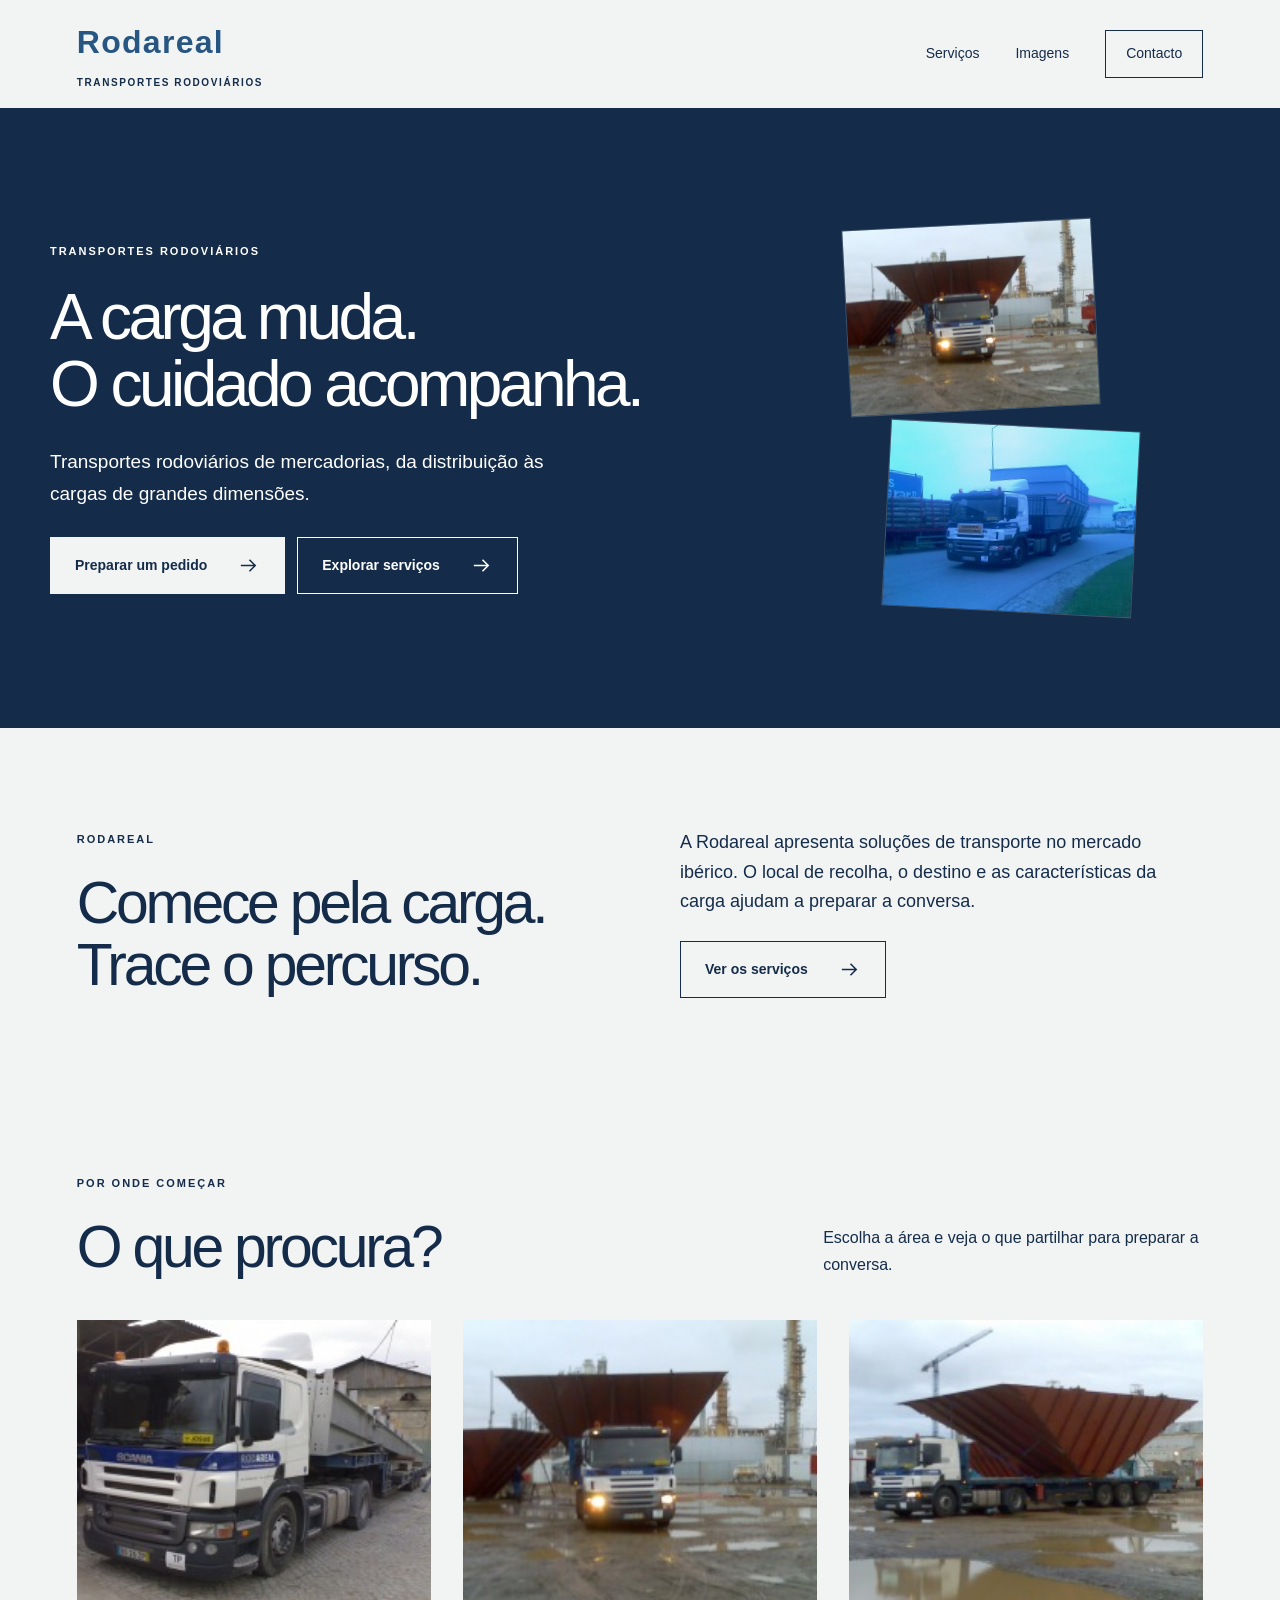
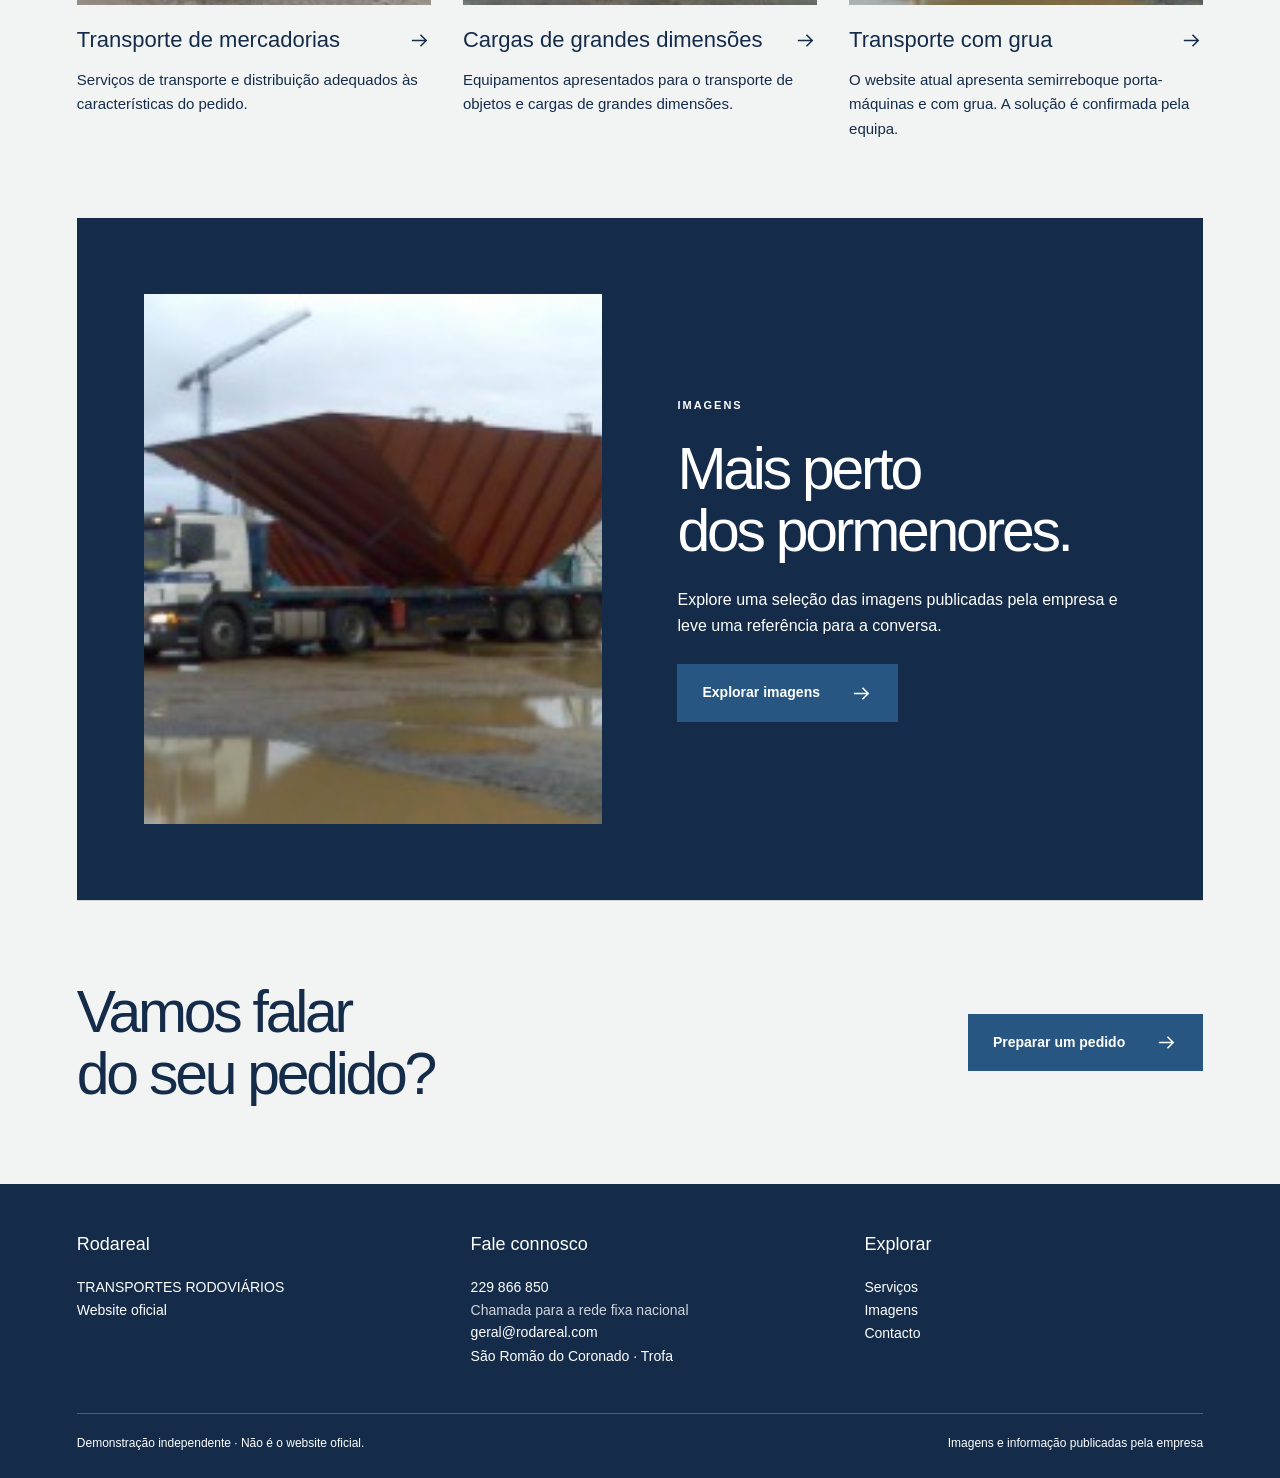
<file: index.html>
<!doctype html><html lang="pt-PT"><head><meta charset="utf-8"><meta name="viewport" content="width=device-width,initial-scale=1"><meta name="robots" content="noindex,nofollow,noarchive"><meta name="description" content="Transportes rodoviários de mercadorias, da distribuição às cargas de grandes dimensões."><title>Início · Rodareal</title><link rel="stylesheet" href="style.css"><script defer src="app.js"></script></head><body class="rodareal" style="--accent:#275682;--dark:#142c49;--paper:#f2f4f4;--display:Arial,sans-serif"><a class="skip" href="#conteudo">Saltar para o conteúdo</a><header class="header wrap"><a class="logo wordmark" href="index.html" aria-label="Rodareal — início">Rodareal<small>TRANSPORTES RODOVIÁRIOS</small></a><button class="menu" aria-expanded="false" aria-controls="nav">Menu</button><nav id="nav" class="nav" aria-label="Navegação principal"><a href="servicos.html">Serviços</a><a href="trabalhos.html">Imagens</a><a href="contactos.html">Contacto</a></nav></header><main id="conteudo"><section class="hero"><div class="wrap"><div class="eyebrow">TRANSPORTES RODOVIÁRIOS</div><h1>A carga muda.<br>O cuidado acompanha.</h1><p>Transportes rodoviários de mercadorias, da distribuição às cargas de grandes dimensões.</p><div class="actions"><a class="button" href="contactos.html">Preparar um pedido<svg viewBox="0 0 24 24" aria-hidden="true"><path d="M4 12h15m-6-6 6 6-6 6"/></svg></a><a class="button outline" href="servicos.html">Explorar serviços<svg viewBox="0 0 24 24" aria-hidden="true"><path d="M4 12h15m-6-6 6 6-6 6"/></svg></a></div></div><div class="photo-set"><img src="assets/hero.jpg" alt="Transporte de grande dimensão — imagem publicada na galeria"><img src="assets/work3.jpg" alt="Viatura — imagem publicada na galeria"></div></section><div class="wrap"><section class="intro"><div><div class="eyebrow">Rodareal</div><h2>Comece pela carga.<br>Trace o percurso.</h2></div><div><p>A Rodareal apresenta soluções de transporte no mercado ibérico. O local de recolha, o destino e as características da carga ajudam a preparar a conversa.</p><a class="button outline" href="servicos.html">Ver os serviços<svg viewBox="0 0 24 24" aria-hidden="true"><path d="M4 12h15m-6-6 6 6-6 6"/></svg></a></div></section><section class="section"><div class="heading"><div><div class="eyebrow">Por onde começar</div><h2>O que procura?</h2></div><p>Escolha a área e veja o que partilhar para preparar a conversa.</p></div><div class="grid"><a class="card" href="servicos.html#s0"><img src="assets/brand.jpg" alt="Transporte de mercadorias — imagem de apresentação" loading="lazy"><div class="title"><h3>Transporte de mercadorias</h3><svg viewBox="0 0 24 24" aria-hidden="true"><path d="M4 12h15m-6-6 6 6-6 6"/></svg></div><p>Serviços de transporte e distribuição adequados às características do pedido.</p></a><a class="card" href="servicos.html#s1"><img src="assets/hero.jpg" alt="Cargas de grandes dimensões — imagem de apresentação" loading="lazy"><div class="title"><h3>Cargas de grandes dimensões</h3><svg viewBox="0 0 24 24" aria-hidden="true"><path d="M4 12h15m-6-6 6 6-6 6"/></svg></div><p>Equipamentos apresentados para o transporte de objetos e cargas de grandes dimensões.</p></a><a class="card" href="servicos.html#s2"><img src="assets/work1.jpg" alt="Transporte com grua — imagem de apresentação" loading="lazy"><div class="title"><h3>Transporte com grua</h3><svg viewBox="0 0 24 24" aria-hidden="true"><path d="M4 12h15m-6-6 6 6-6 6"/></svg></div><p>O website atual apresenta semirreboque porta-máquinas e com grua. A solução é confirmada pela equipa.</p></a></div></section><section class="section dark"><div class="wrap split"><img src="assets/work1.jpg" alt="Imagem publicada no website da empresa" loading="lazy"><div><div class="eyebrow">Imagens</div><h2>Mais perto<br>dos pormenores.</h2><p>Explore uma seleção das imagens publicadas pela empresa e leve uma referência para a conversa.</p><a class="button" href="trabalhos.html">Explorar imagens<svg viewBox="0 0 24 24" aria-hidden="true"><path d="M4 12h15m-6-6 6 6-6 6"/></svg></a></div></div></section></div><div class="wrap"><section class="cta"><h2>Vamos falar<br>do seu pedido?</h2><a class="button" href="contactos.html">Preparar um pedido<svg viewBox="0 0 24 24" aria-hidden="true"><path d="M4 12h15m-6-6 6 6-6 6"/></svg></a></section></div></main><footer class="footer"><div class="wrap"><div class="footer-grid"><div><h3>Rodareal</h3><p>TRANSPORTES RODOVIÁRIOS</p><a href="https://rodareal.weebly.com/" target="_blank" rel="noopener">Website oficial</a></div><div><h3>Fale connosco</h3><a href="tel:+351229866850">229 866 850</a><p class="small">Chamada para a rede fixa nacional</p><a href="mailto:geral@rodareal.com">geral@rodareal.com</a><p>São Romão do Coronado · Trofa</p></div><div><h3>Explorar</h3><a href="servicos.html">Serviços</a><a href="trabalhos.html">Imagens</a><a href="contactos.html">Contacto</a></div></div><div class="bottom"><span>Demonstração independente · Não é o website oficial.</span><a href="https://rodareal.weebly.com/" target="_blank" rel="noopener">Imagens e informação publicadas pela empresa</a></div></div></footer></body></html>
</file>
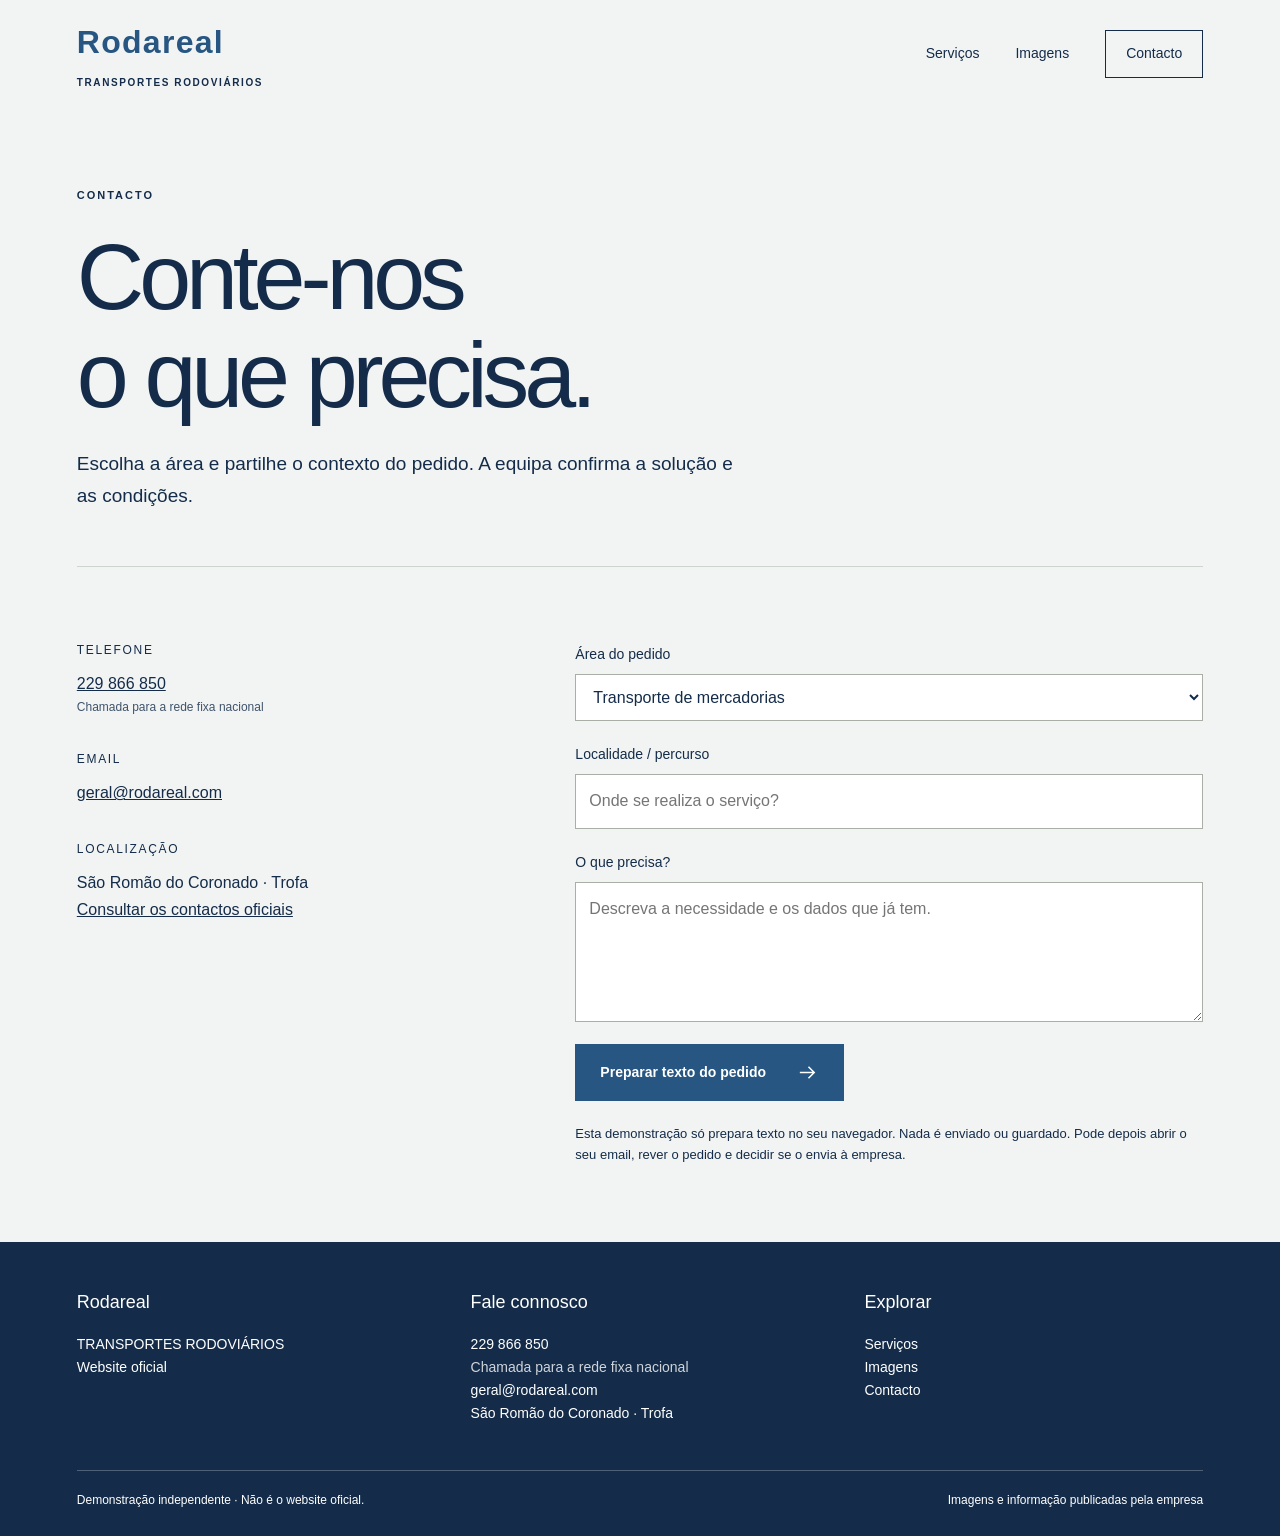
<file: contactos.html>
<!doctype html><html lang="pt-PT"><head><meta charset="utf-8"><meta name="viewport" content="width=device-width,initial-scale=1"><meta name="robots" content="noindex,nofollow,noarchive"><meta name="description" content="Transportes rodoviários de mercadorias, da distribuição às cargas de grandes dimensões."><title>Contacto · Rodareal</title><link rel="stylesheet" href="style.css"><script defer src="app.js"></script></head><body class="rodareal" style="--accent:#275682;--dark:#142c49;--paper:#f2f4f4;--display:Arial,sans-serif"><a class="skip" href="#conteudo">Saltar para o conteúdo</a><header class="header wrap"><a class="logo wordmark" href="index.html" aria-label="Rodareal — início">Rodareal<small>TRANSPORTES RODOVIÁRIOS</small></a><button class="menu" aria-expanded="false" aria-controls="nav">Menu</button><nav id="nav" class="nav" aria-label="Navegação principal"><a href="servicos.html">Serviços</a><a href="trabalhos.html">Imagens</a><a href="contactos.html" aria-current="page">Contacto</a></nav></header><main id="conteudo"><div class="wrap"><section class="page-top"><div class="eyebrow">Contacto</div><h1>Conte-nos<br>o que precisa.</h1><p>Escolha a área e partilhe o contexto do pedido. A equipa confirma a solução e as condições.</p></section><section class="section contact-layout"><div><div class="detail"><h3>Telefone</h3><a href="tel:+351229866850">229 866 850</a><p class="small">Chamada para a rede fixa nacional</p></div><div class="detail"><h3>Email</h3><a href="mailto:geral@rodareal.com">geral@rodareal.com</a></div><div class="detail"><h3>Localização</h3><p>São Romão do Coronado · Trofa</p><a href="https://rodareal.weebly.com/" target="_blank" rel="noopener">Consultar os contactos oficiais</a></div></div><div><form id="request-form" data-email="geral@rodareal.com"><div class="field"><label for="service">Área do pedido</label><select id="service" name="Serviço"><option>Transporte de mercadorias</option><option>Cargas de grandes dimensões</option><option>Transporte com grua</option></select></div><div class="field"><label for="local">Localidade / percurso</label><input id="local" name="Localidade" required placeholder="Onde se realiza o serviço?"></div><div class="field"><label for="message">O que precisa?</label><textarea id="message" name="Descrição" required placeholder="Descreva a necessidade e os dados que já tem."></textarea></div><button class="button" type="submit">Preparar texto do pedido<svg viewBox="0 0 24 24" aria-hidden="true"><path d="M4 12h15m-6-6 6 6-6 6"/></svg></button><p class="form-note">Esta demonstração só prepara texto no seu navegador. Nada é enviado ou guardado. Pode depois abrir o seu email, rever o pedido e decidir se o envia à empresa.</p></form><div class="result" id="result" hidden aria-live="polite"><strong>Pré-visualização do pedido — nada foi enviado</strong><pre></pre><a class="button" href="#">Abrir no meu email<svg viewBox="0 0 24 24" aria-hidden="true"><path d="M4 12h15m-6-6 6 6-6 6"/></svg></a></div></div></section></div></main><footer class="footer"><div class="wrap"><div class="footer-grid"><div><h3>Rodareal</h3><p>TRANSPORTES RODOVIÁRIOS</p><a href="https://rodareal.weebly.com/" target="_blank" rel="noopener">Website oficial</a></div><div><h3>Fale connosco</h3><a href="tel:+351229866850">229 866 850</a><p class="small">Chamada para a rede fixa nacional</p><a href="mailto:geral@rodareal.com">geral@rodareal.com</a><p>São Romão do Coronado · Trofa</p></div><div><h3>Explorar</h3><a href="servicos.html">Serviços</a><a href="trabalhos.html">Imagens</a><a href="contactos.html">Contacto</a></div></div><div class="bottom"><span>Demonstração independente · Não é o website oficial.</span><a href="https://rodareal.weebly.com/" target="_blank" rel="noopener">Imagens e informação publicadas pela empresa</a></div></div></footer></body></html>
</file>
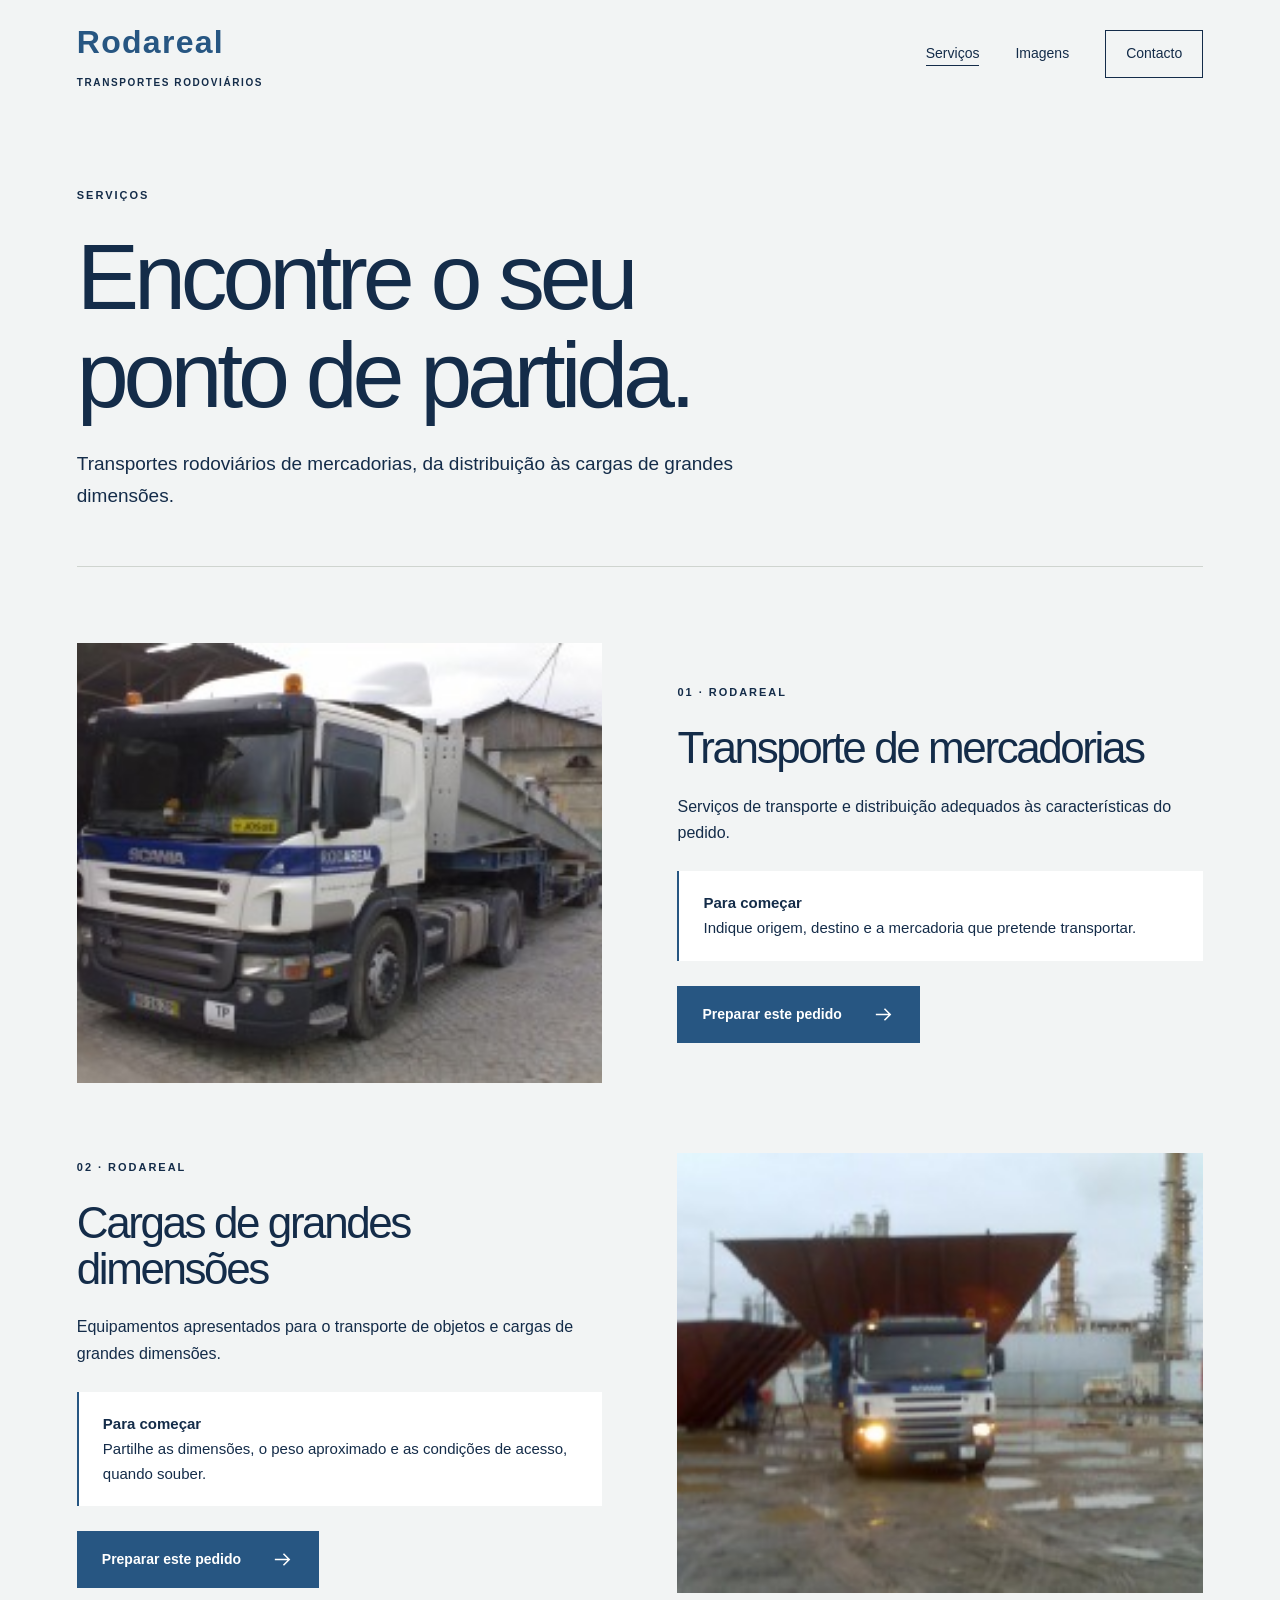
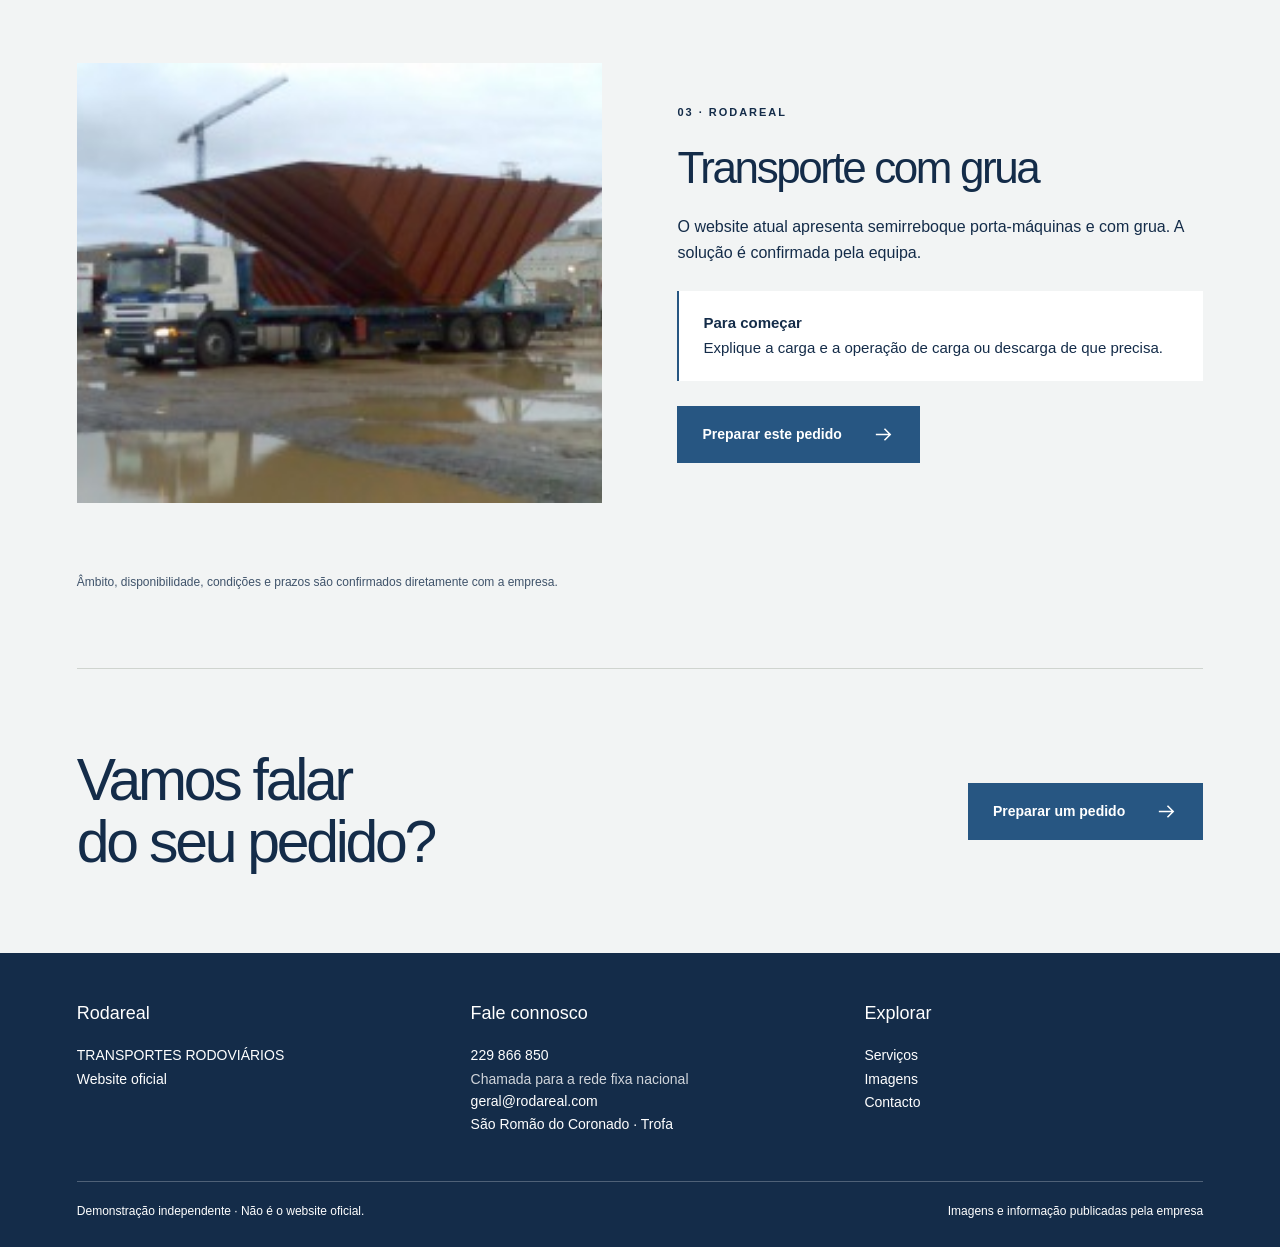
<file: servicos.html>
<!doctype html><html lang="pt-PT"><head><meta charset="utf-8"><meta name="viewport" content="width=device-width,initial-scale=1"><meta name="robots" content="noindex,nofollow,noarchive"><meta name="description" content="Transportes rodoviários de mercadorias, da distribuição às cargas de grandes dimensões."><title>Serviços · Rodareal</title><link rel="stylesheet" href="style.css"><script defer src="app.js"></script></head><body class="rodareal" style="--accent:#275682;--dark:#142c49;--paper:#f2f4f4;--display:Arial,sans-serif"><a class="skip" href="#conteudo">Saltar para o conteúdo</a><header class="header wrap"><a class="logo wordmark" href="index.html" aria-label="Rodareal — início">Rodareal<small>TRANSPORTES RODOVIÁRIOS</small></a><button class="menu" aria-expanded="false" aria-controls="nav">Menu</button><nav id="nav" class="nav" aria-label="Navegação principal"><a href="servicos.html" aria-current="page">Serviços</a><a href="trabalhos.html">Imagens</a><a href="contactos.html">Contacto</a></nav></header><main id="conteudo"><div class="wrap"><section class="page-top"><div class="eyebrow">Serviços</div><h1>Encontre o seu<br>ponto de partida.</h1><p>Transportes rodoviários de mercadorias, da distribuição às cargas de grandes dimensões.</p></section><section class="section"><article class="service-row" id="s0"><img src="assets/brand.jpg" alt="Imagem de apresentação: Transporte de mercadorias" loading="lazy"><div><div class="eyebrow">01 · Rodareal</div><h2>Transporte de mercadorias</h2><p>Serviços de transporte e distribuição adequados às características do pedido.</p><div class="prepare"><strong>Para começar</strong><br>Indique origem, destino e a mercadoria que pretende transportar.</div><a class="button" href="contactos.html?servico=Transporte%20de%20mercadorias">Preparar este pedido<svg viewBox="0 0 24 24" aria-hidden="true"><path d="M4 12h15m-6-6 6 6-6 6"/></svg></a></div></article><article class="service-row" id="s1"><img src="assets/hero.jpg" alt="Imagem de apresentação: Cargas de grandes dimensões" loading="lazy"><div><div class="eyebrow">02 · Rodareal</div><h2>Cargas de grandes dimensões</h2><p>Equipamentos apresentados para o transporte de objetos e cargas de grandes dimensões.</p><div class="prepare"><strong>Para começar</strong><br>Partilhe as dimensões, o peso aproximado e as condições de acesso, quando souber.</div><a class="button" href="contactos.html?servico=Cargas%20de%20grandes%20dimens%C3%B5es">Preparar este pedido<svg viewBox="0 0 24 24" aria-hidden="true"><path d="M4 12h15m-6-6 6 6-6 6"/></svg></a></div></article><article class="service-row" id="s2"><img src="assets/work1.jpg" alt="Imagem de apresentação: Transporte com grua" loading="lazy"><div><div class="eyebrow">03 · Rodareal</div><h2>Transporte com grua</h2><p>O website atual apresenta semirreboque porta-máquinas e com grua. A solução é confirmada pela equipa.</p><div class="prepare"><strong>Para começar</strong><br>Explique a carga e a operação de carga ou descarga de que precisa.</div><a class="button" href="contactos.html?servico=Transporte%20com%20grua">Preparar este pedido<svg viewBox="0 0 24 24" aria-hidden="true"><path d="M4 12h15m-6-6 6 6-6 6"/></svg></a></div></article><p class="small">Âmbito, disponibilidade, condições e prazos são confirmados diretamente com a empresa.</p></section></div><div class="wrap"><section class="cta"><h2>Vamos falar<br>do seu pedido?</h2><a class="button" href="contactos.html">Preparar um pedido<svg viewBox="0 0 24 24" aria-hidden="true"><path d="M4 12h15m-6-6 6 6-6 6"/></svg></a></section></div></main><footer class="footer"><div class="wrap"><div class="footer-grid"><div><h3>Rodareal</h3><p>TRANSPORTES RODOVIÁRIOS</p><a href="https://rodareal.weebly.com/" target="_blank" rel="noopener">Website oficial</a></div><div><h3>Fale connosco</h3><a href="tel:+351229866850">229 866 850</a><p class="small">Chamada para a rede fixa nacional</p><a href="mailto:geral@rodareal.com">geral@rodareal.com</a><p>São Romão do Coronado · Trofa</p></div><div><h3>Explorar</h3><a href="servicos.html">Serviços</a><a href="trabalhos.html">Imagens</a><a href="contactos.html">Contacto</a></div></div><div class="bottom"><span>Demonstração independente · Não é o website oficial.</span><a href="https://rodareal.weebly.com/" target="_blank" rel="noopener">Imagens e informação publicadas pela empresa</a></div></div></footer></body></html>
</file>
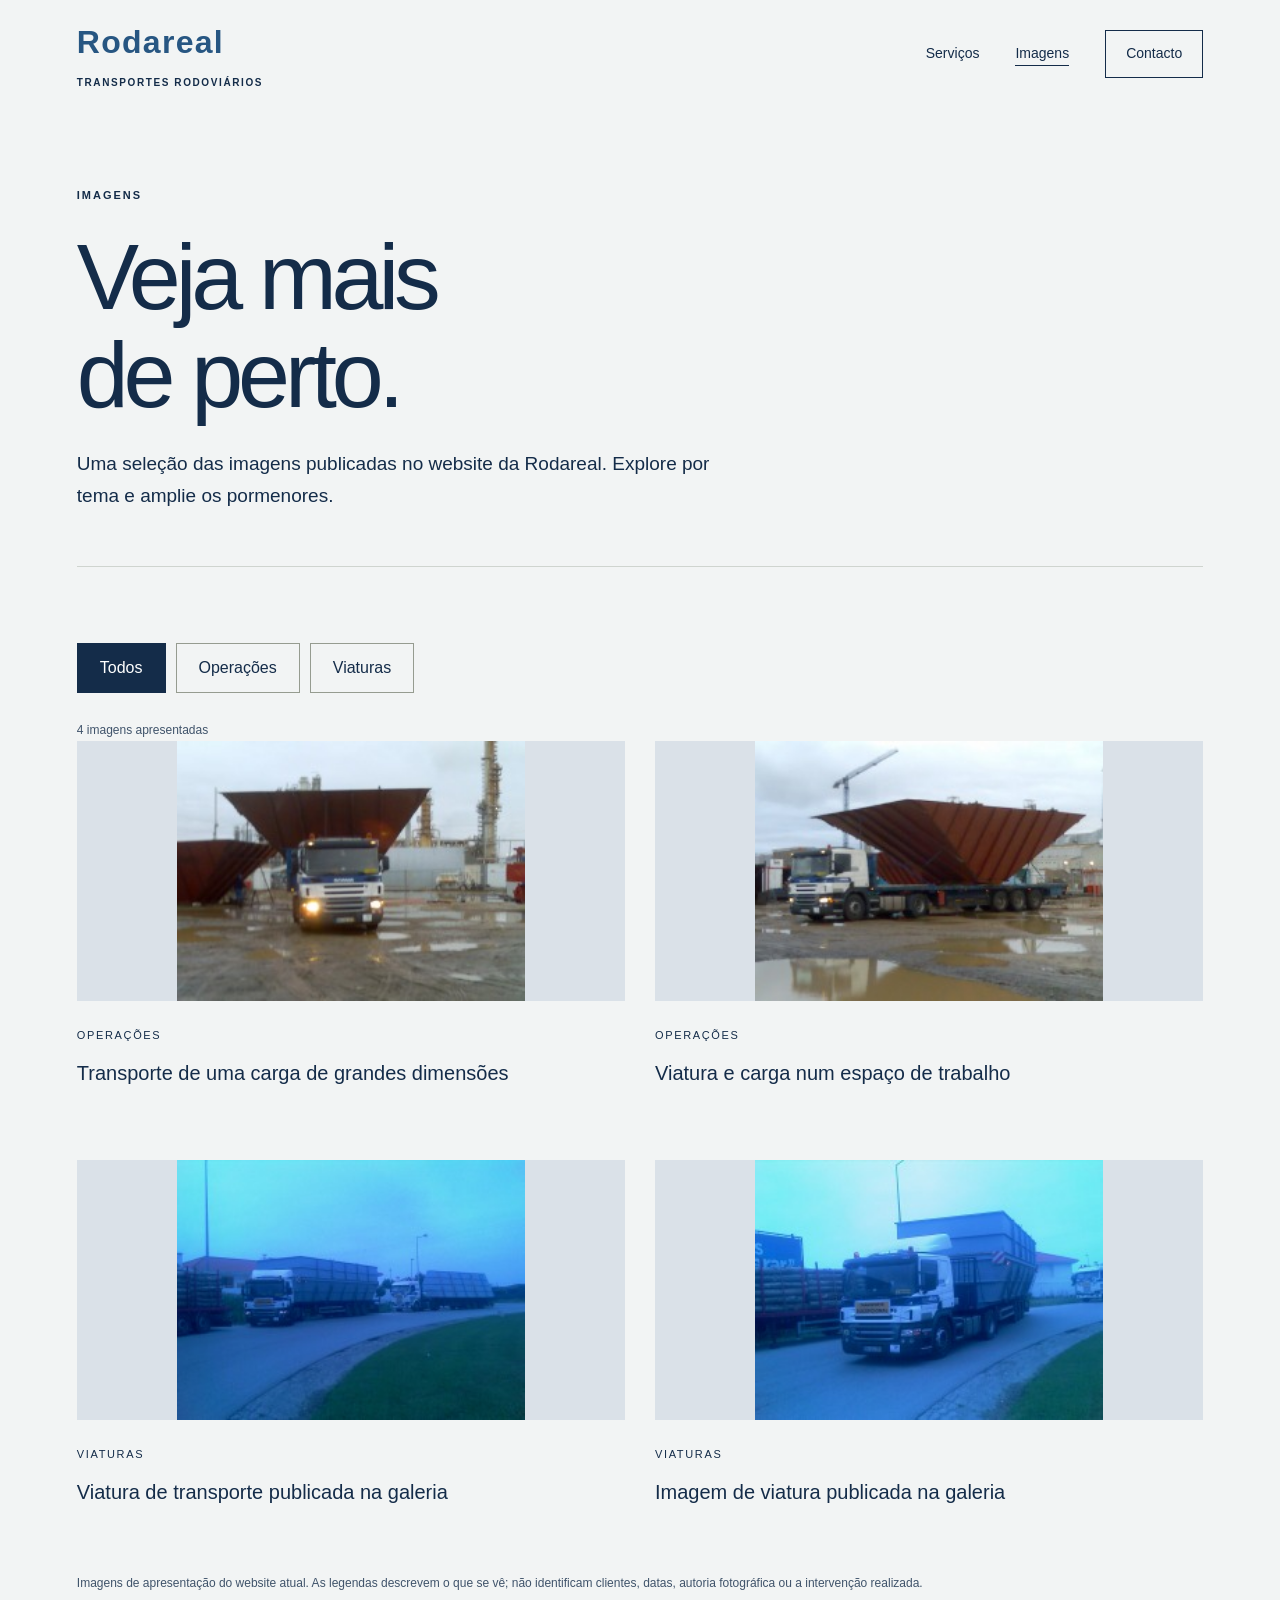
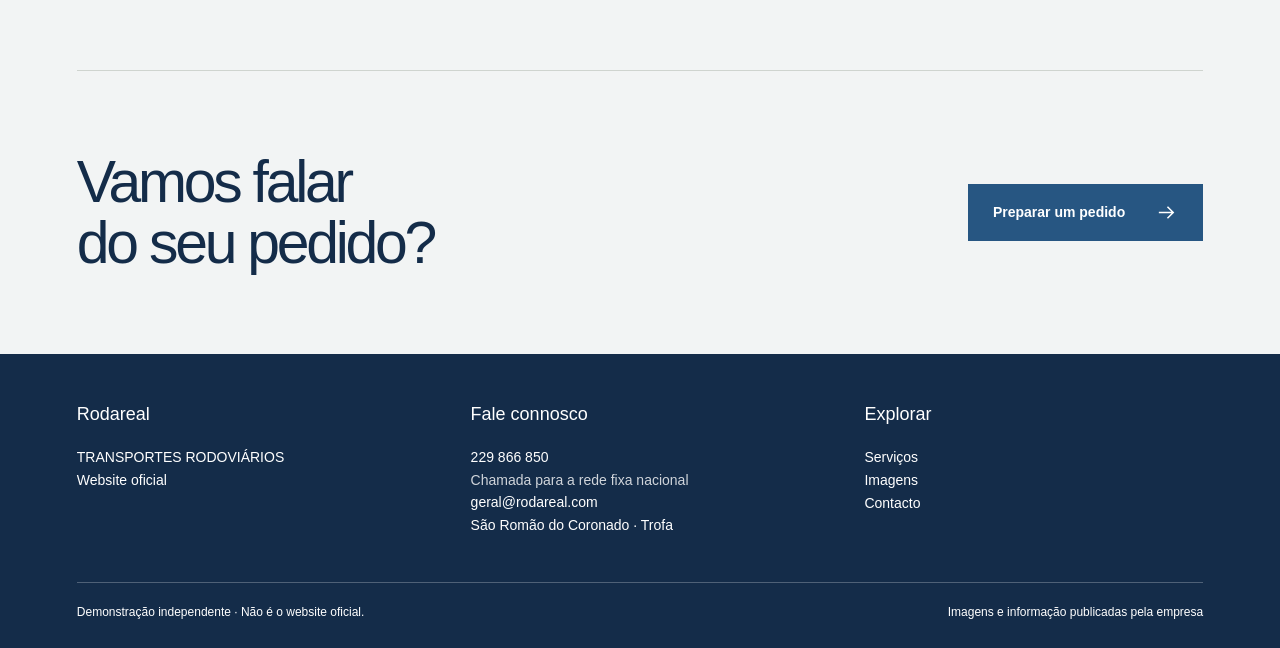
<file: trabalhos.html>
<!doctype html><html lang="pt-PT"><head><meta charset="utf-8"><meta name="viewport" content="width=device-width,initial-scale=1"><meta name="robots" content="noindex,nofollow,noarchive"><meta name="description" content="Transportes rodoviários de mercadorias, da distribuição às cargas de grandes dimensões."><title>Imagens · Rodareal</title><link rel="stylesheet" href="style.css"><script defer src="app.js"></script></head><body class="rodareal" style="--accent:#275682;--dark:#142c49;--paper:#f2f4f4;--display:Arial,sans-serif"><a class="skip" href="#conteudo">Saltar para o conteúdo</a><header class="header wrap"><a class="logo wordmark" href="index.html" aria-label="Rodareal — início">Rodareal<small>TRANSPORTES RODOVIÁRIOS</small></a><button class="menu" aria-expanded="false" aria-controls="nav">Menu</button><nav id="nav" class="nav" aria-label="Navegação principal"><a href="servicos.html">Serviços</a><a href="trabalhos.html" aria-current="page">Imagens</a><a href="contactos.html">Contacto</a></nav></header><main id="conteudo"><div class="wrap"><section class="page-top"><div class="eyebrow">Imagens</div><h1>Veja mais<br>de perto.</h1><p>Uma seleção das imagens publicadas no website da Rodareal. Explore por tema e amplie os pormenores.</p></section><section class="section"><div class="filters" aria-label="Filtrar imagens"><button data-filter="Todos" aria-pressed="true">Todos</button><button data-filter="Operações" aria-pressed="false">Operações</button><button data-filter="Viaturas" aria-pressed="false">Viaturas</button></div><p class="small" id="filter-count" aria-live="polite">4 imagens apresentadas</p><div class="gallery"><button data-category="Operações" data-large="assets/hero.jpg" data-caption="Transporte de uma carga de grandes dimensões"><img src="assets/hero.jpg" alt="Transporte de uma carga de grandes dimensões" loading="lazy"><div class="caption"><small>Operações</small><strong>Transporte de uma carga de grandes dimensões</strong></div></button><button data-category="Operações" data-large="assets/work1.jpg" data-caption="Viatura e carga num espaço de trabalho"><img src="assets/work1.jpg" alt="Viatura e carga num espaço de trabalho" loading="lazy"><div class="caption"><small>Operações</small><strong>Viatura e carga num espaço de trabalho</strong></div></button><button data-category="Viaturas" data-large="assets/work2.jpg" data-caption="Viatura de transporte publicada na galeria"><img src="assets/work2.jpg" alt="Viatura de transporte publicada na galeria" loading="lazy"><div class="caption"><small>Viaturas</small><strong>Viatura de transporte publicada na galeria</strong></div></button><button data-category="Viaturas" data-large="assets/work3.jpg" data-caption="Imagem de viatura publicada na galeria"><img src="assets/work3.jpg" alt="Imagem de viatura publicada na galeria" loading="lazy"><div class="caption"><small>Viaturas</small><strong>Imagem de viatura publicada na galeria</strong></div></button></div><p class="small gallery-note">Imagens de apresentação do website atual. As legendas descrevem o que se vê; não identificam clientes, datas, autoria fotográfica ou a intervenção realizada.</p></section></div><dialog aria-labelledby="dialog-title"><button class="close">Fechar imagem</button><h3 id="dialog-title"></h3><img alt=""><p class="small">Imagem publicada no website da empresa.</p></dialog><div class="wrap"><section class="cta"><h2>Vamos falar<br>do seu pedido?</h2><a class="button" href="contactos.html">Preparar um pedido<svg viewBox="0 0 24 24" aria-hidden="true"><path d="M4 12h15m-6-6 6 6-6 6"/></svg></a></section></div></main><footer class="footer"><div class="wrap"><div class="footer-grid"><div><h3>Rodareal</h3><p>TRANSPORTES RODOVIÁRIOS</p><a href="https://rodareal.weebly.com/" target="_blank" rel="noopener">Website oficial</a></div><div><h3>Fale connosco</h3><a href="tel:+351229866850">229 866 850</a><p class="small">Chamada para a rede fixa nacional</p><a href="mailto:geral@rodareal.com">geral@rodareal.com</a><p>São Romão do Coronado · Trofa</p></div><div><h3>Explorar</h3><a href="servicos.html">Serviços</a><a href="trabalhos.html">Imagens</a><a href="contactos.html">Contacto</a></div></div><div class="bottom"><span>Demonstração independente · Não é o website oficial.</span><a href="https://rodareal.weebly.com/" target="_blank" rel="noopener">Imagens e informação publicadas pela empresa</a></div></div></footer></body></html>
</file>
<file: style.css>
*{box-sizing:border-box}html{scroll-behavior:smooth}body{margin:0;background:var(--paper);color:var(--dark);font:16px/1.65 Arial,sans-serif}h1,h2,h3,p{margin:0}h1,h2{font-family:var(--display);font-weight:400;letter-spacing:-.055em;line-height:1.05}h1{font-size:clamp(50px,7.3vw,108px)}h2{font-size:clamp(36px,4.6vw,66px)}h3{font-size:22px;font-weight:500;line-height:1.2}a{color:inherit}img{display:block;max-width:100%}button,input,textarea,select{font:inherit}button,a,input,select,textarea{outline-offset:5px}button{cursor:pointer}button:focus-visible,a:focus-visible{outline:3px solid var(--accent)}svg{width:23px;height:23px;fill:none;stroke:currentColor;stroke-width:1.6;flex:none}.wrap{width:min(1240px,88%);margin:auto}.eyebrow{text-transform:uppercase;font-size:11px;letter-spacing:.18em;font-weight:700;margin-bottom:24px}.header{height:108px;display:flex;align-items:center;justify-content:space-between;gap:25px}.logo img{width:145px;max-height:80px;object-fit:contain}.horto-circunvalacao .logo img{width:84px}.nav{display:flex;gap:36px;align-items:center}.nav a{text-decoration:none;font-size:14px}.nav a[aria-current=page]{border-bottom:1px solid}.nav a:last-child{border:1px solid;padding:11px 20px}.menu{display:none;background:transparent;border:1px solid;padding:8px 15px;color:inherit}.hero{position:relative;isolation:isolate;min-height:660px;display:flex;align-items:center;color:white;background:var(--dark)}.hero>img{position:absolute;width:100%;height:100%;object-fit:cover;inset:0;z-index:-2}.hero:after{content:'';position:absolute;inset:0;background:linear-gradient(90deg,#0a171fd9,#0a171f20);z-index:-1}.horto-circunvalacao .hero:after{background:linear-gradient(90deg,#172c20e6,#172c2020)}.hero .wrap{padding:80px 0 100px}.hero p{max-width:530px;font-size:19px;margin:28px 0}.hero h1{max-width:760px}.button{display:inline-flex;align-items:center;justify-content:space-between;gap:30px;text-decoration:none;padding:16px 24px;border:1px solid var(--accent);background:var(--accent);color:white;font-size:14px;font-weight:600}.hero .button{background:var(--paper);border-color:var(--paper);color:var(--dark)}.button.outline{background:transparent;color:inherit;border-color:currentColor}.actions{display:flex;gap:12px;flex-wrap:wrap}.intro{padding:100px 0;display:grid;grid-template-columns:1fr 1fr;gap:80px;align-items:center}.intro p{font-size:18px;max-width:530px}.intro .button{margin-top:24px}.line{border-top:1px solid #969c9060;display:flex;gap:24px;flex-wrap:wrap;padding:22px 0;font-size:13px}.section{padding:76px 0}.heading{display:flex;gap:45px;align-items:end;justify-content:space-between;margin-bottom:42px}.heading p{max-width:380px}.grid{display:grid;grid-template-columns:repeat(3,1fr);gap:32px}.card{text-decoration:none}.card img{width:100%;height:285px;object-fit:cover}.card .title{display:flex;align-items:center;justify-content:space-between;gap:15px;margin:22px 0 14px}.card p{font-size:15px}.split{display:grid;grid-template-columns:1fr 1fr;gap:75px;align-items:center}.split>img{width:100%;height:530px;object-fit:cover}.split p{margin:25px 0}.dark{background:var(--dark);color:white}.cta{padding:80px 0;display:flex;justify-content:space-between;align-items:center;gap:45px;border-top:1px solid #969c9060}.cta h2{max-width:720px}.footer{background:var(--dark);color:white;padding:50px 0 25px}.footer-grid{display:grid;grid-template-columns:1fr 1fr 1fr;gap:55px}.footer h3{font-size:18px;margin-bottom:20px}.footer a{display:block;text-decoration:none;overflow-wrap:anywhere}.footer p,.footer a{font-size:14px}.bottom{border-top:1px solid #ffffff40;margin-top:45px;padding-top:20px;display:flex;gap:25px;justify-content:space-between;font-size:12px}.bottom a{font-size:12px}.small{font-size:12px;line-height:1.6;opacity:.8}.page-top{padding:78px 0 55px;border-bottom:1px solid #969c9060}.page-top p{font-size:19px;margin-top:24px;max-width:680px}.service-row{display:grid;grid-template-columns:1fr 1fr;gap:75px;align-items:center;margin-bottom:70px;scroll-margin-top:25px}.service-row:nth-child(even)>img{order:2}.service-row>img{width:100%;height:440px;object-fit:cover}.service-row h2{font-size:44px}.service-row p{margin:22px 0}.prepare{padding:20px 24px;border-left:2px solid var(--accent);background:white;font-size:15px;margin:25px 0}.filters{display:flex;gap:10px;flex-wrap:wrap;margin-bottom:28px}.filters button,.route button{border:1px solid #969c90;background:transparent;color:inherit;padding:11px 22px}.filters button[aria-pressed=true],.route button[aria-pressed=true]{background:var(--dark);color:white;border-color:var(--dark)}.gallery{display:grid;grid-template-columns:1fr 1fr;gap:40px 30px}.gallery button{border:0;padding:0;background:transparent;text-align:left;color:inherit}.gallery img{width:100%;height:390px;object-fit:cover}.gallery strong{display:block;font-size:20px;font-weight:400;margin:10px 0}.gallery small{font-size:11px;text-transform:uppercase;letter-spacing:.15em}.gallery button[hidden]{display:none}.gallery .caption{padding:20px 0}.gallery-note{margin-top:35px}.route{display:flex;gap:12px;flex-wrap:wrap;margin:35px 0}.route button{min-width:150px}.route-panel{display:grid;grid-template-columns:1.2fr 1fr;gap:55px;align-items:center}.route-panel>img{width:100%;height:430px;object-fit:cover}.route-panel p{margin:25px 0}.steps{display:grid;grid-template-columns:repeat(3,1fr);gap:40px}.steps article{border-top:1px solid #969c9060;padding-top:25px}.steps small{display:block;margin-bottom:20px;letter-spacing:.15em}.steps p{margin:18px 0;font-size:15px}.contact-layout{display:grid;grid-template-columns:.8fr 1.2fr;gap:80px}.detail{margin-bottom:35px}.detail h3{font-size:12px;text-transform:uppercase;letter-spacing:.14em;margin-bottom:14px}.detail a{display:block;overflow-wrap:anywhere}.field{display:grid;gap:8px;margin-bottom:22px}.field label{font-size:14px}.field input,.field select,.field textarea{padding:13px;border:1px solid #a9afa6;background:white;color:var(--dark);width:100%;border-radius:0}.field textarea{min-height:140px;resize:vertical}.field-grid{display:grid;grid-template-columns:1fr 1fr;gap:20px}.form-note{font-size:13px;margin-top:22px}.result{margin-top:30px;padding:25px;background:white;border-left:3px solid var(--accent)}.result pre{white-space:pre-wrap;font:inherit;font-size:15px;overflow-wrap:anywhere;margin:20px 0}.result[hidden]{display:none}dialog{border:0;padding:22px;background:var(--paper);color:var(--dark);width:min(960px,94vw);max-height:94vh}dialog::backdrop{background:#000b}dialog img{max-height:70vh;object-fit:contain;margin:20px auto}.close{display:block;margin-left:auto;padding:9px 16px;background:var(--dark);color:white;border:0}.skip{position:absolute;left:-9999px}.skip:focus{left:12px;top:12px;background:white;color:black;padding:12px;z-index:10}.vstrans h1,.vstrans h2{font-weight:500}.vstrans .hero{margin:0 3%}.vstrans .hero img{object-position:center}.horto-circunvalacao .card img{border-radius:110px 110px 0 0}.horto-circunvalacao .card:nth-child(2) img{border-radius:0}.horto-circunvalacao .hero img{object-position:70% center}@media(max-width:900px){.grid{gap:20px}.card img{height:230px}.intro,.split,.service-row,.contact-layout{gap:35px}.footer-grid{gap:30px}.nav{gap:20px}.heading{gap:25px}}@media(max-width:650px){.header{height:86px;position:relative}.logo img{max-width:125px;max-height:66px}.horto-circunvalacao .logo img{width:65px}.menu{display:block}.nav{display:none;position:absolute;top:80px;left:-7%;right:-7%;padding:25px 7%;background:var(--paper);z-index:9;align-items:stretch;flex-direction:column;gap:22px;border-bottom:1px solid #969c9060}.nav.open{display:flex}.nav a:last-child{text-align:center}.hero{min-height:640px}.hero .wrap{padding:70px 0 85px}.hero p{font-size:17px}.vstrans .hero{margin:0}.hero:after{background:linear-gradient(90deg,#0a171feb,#0a171f55)}.horto-circunvalacao .hero:after{background:linear-gradient(90deg,#172c20eb,#172c2055)}.intro,.split,.service-row,.contact-layout,.route-panel{grid-template-columns:1fr;gap:30px}.intro{padding:65px 0}.intro p{font-size:17px}.section{padding:55px 0}.heading{display:block}.heading p{margin-top:24px}.grid{grid-template-columns:1fr;gap:38px}.card img{height:330px}.split>img{height:370px}.cta{display:block;padding:55px 0}.cta .button{margin-top:30px}.footer-grid{grid-template-columns:1fr;gap:32px}.bottom{display:block}.bottom a{margin-top:12px}.page-top{padding:55px 0 40px}.page-top p{font-size:17px}.service-row{margin-bottom:55px}.service-row:nth-child(even)>img{order:0}.service-row>img{height:330px}.service-row h2{font-size:36px}.gallery{grid-template-columns:1fr;gap:30px}.gallery img{height:350px}.route{display:grid;grid-template-columns:repeat(3,1fr);gap:8px}.route button{min-width:0;padding:10px 8px;font-size:13px}.route-panel>img{height:320px}.steps{grid-template-columns:1fr;gap:30px}.field-grid{grid-template-columns:1fr;gap:0}.line{gap:12px}.button{max-width:100%;gap:20px}.contact-layout{gap:45px}}@media(prefers-reduced-motion:reduce){html{scroll-behavior:auto}}
.logo.wordmark{font-size:clamp(22px,3vw,32px);font-weight:800;text-decoration:none;color:var(--accent);letter-spacing:.04em}.logo.wordmark small{display:block;font-size:10px;letter-spacing:.16em;color:var(--dark);margin-top:6px}.logo img{max-width:230px;max-height:76px;object-fit:contain}.planta-e-corta .logo img{max-width:220px}.rodareal .hero{background:var(--dark);display:grid;grid-template-columns:1.2fr 1fr;gap:40px;padding:70px max(28px,calc((100vw - 1180px)/2));min-height:620px}.rodareal .hero:after{display:none}.rodareal .hero .wrap{width:100%;max-width:none;padding:0;margin:0;align-self:center}.rodareal .hero h1{font-size:clamp(48px,5vw,76px)}.rodareal .hero .photo-set{position:relative;z-index:1;display:grid;gap:14px;align-content:center;justify-items:center}.rodareal .hero .photo-set img{position:static;width:250px;height:187px;object-fit:contain;opacity:1;filter:none;border:1px solid #ffffff30;transform:rotate(-3deg)}.rodareal .hero .photo-set img:nth-child(2){transform:rotate(3deg);margin-left:80px}.rodareal .gallery img{object-fit:contain;background:#dae1e8}.small .source{opacity:.9}.gallery button img{height:260px}.button svg{flex:none}.result pre{white-space:pre-wrap;overflow-wrap:anywhere}.field input,.field textarea{min-width:0}@media(max-width:700px){.rodareal .hero{display:block;padding:55px 24px}.rodareal .hero .photo-set{display:flex;flex-wrap:wrap;justify-content:center;margin-top:38px}.rodareal .hero .photo-set img{width:145px;height:110px}.rodareal .hero .photo-set img:nth-child(2){margin-left:0}.logo img{max-width:190px}.header{min-height:92px}.gallery button img{height:230px}}
</file>
